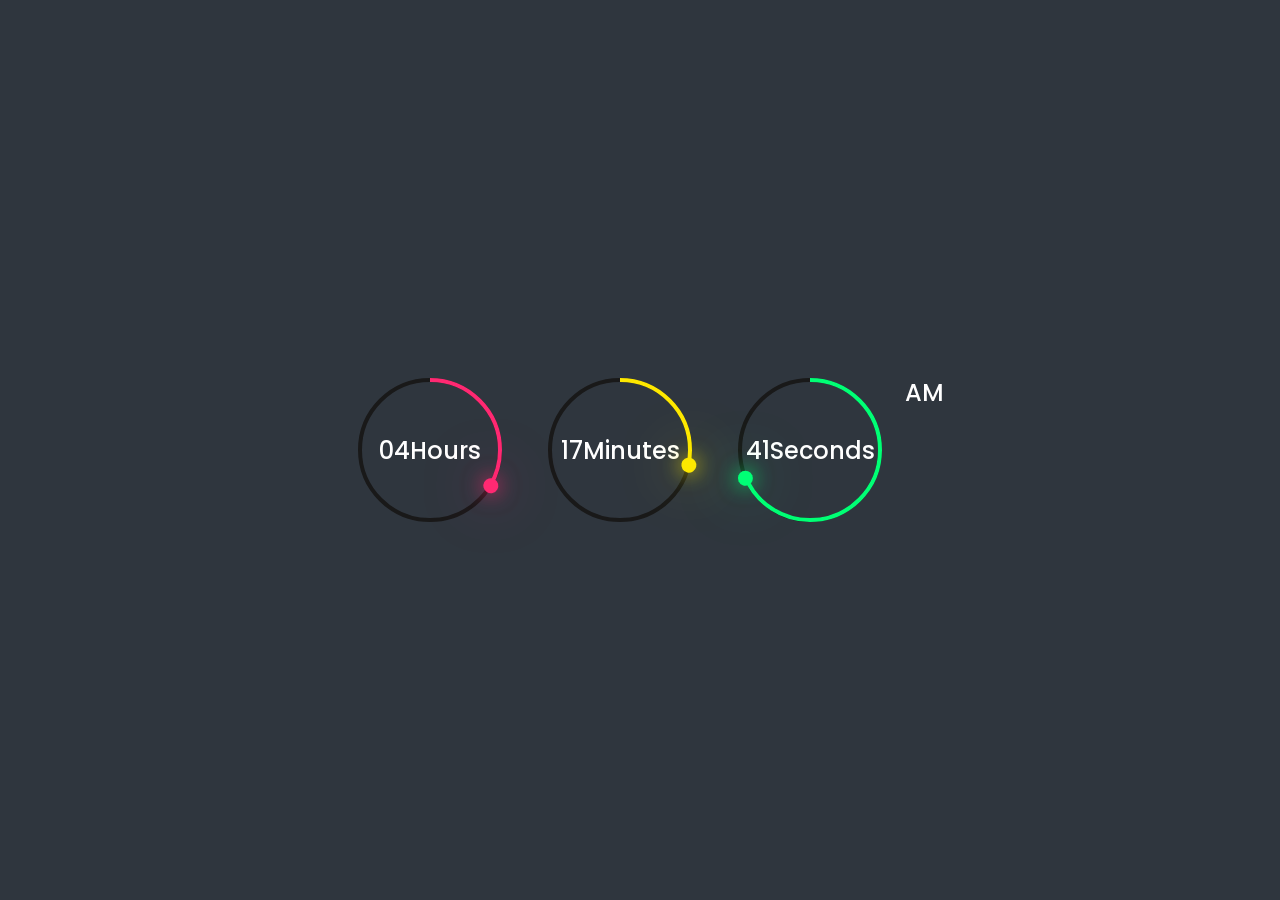
<file: DIGITAL_CLOCK/index.html>
<!DOCTYPE html>
<html>

<head>
    <meta charset="UTF-8">
    <meta name="viewport" content="width=device-width, initial-scale=1.0">
    <title>Digital Klokke</title>
    <link rel="stylesheet" href="style.css">
    <script src="script.js" defer></script>
</head>
<body>
    <div class="container">
        <div id="time">

            <!-- Timer -->
            <div class="circle" style="--color: #ff2972">
                <div class="dots h_dot"></div>
                <svg>
                    <circle cx="70" cy="70" r="70"></circle>
                    <circle cx="70" cy="70" r="70" id="hh"></circle>
                </svg>
                <div id="hours">00</div>
            </div>

            <!-- Minutter -->
            <div class="circle" style="--color: #fee800">
                <div class="dots m_dot"></div>
                <svg>
                    <circle cx="70" cy="70" r="70"></circle>
                    <circle cx="70" cy="70" r="70" id="mm"></circle>
                </svg>
                <div id="minutes">00</div>
            </div>

            <!-- Sekunder -->
            <div class="circle" style="--color: #00ff75">
                <div class="dots s_dot"></div>
                <svg>
                    <circle cx="70" cy="70" r="70"></circle>
                    <circle cx="70" cy="70" r="70" id="ss"></circle>
                </svg>
                <div id="seconds">00</div>
            </div>

            <!-- AM/PM -->
            <div class="ap">
                <div id="ampm">AM</div>
            </div>

        </div>
    </div>
</body>
</html>
</file>
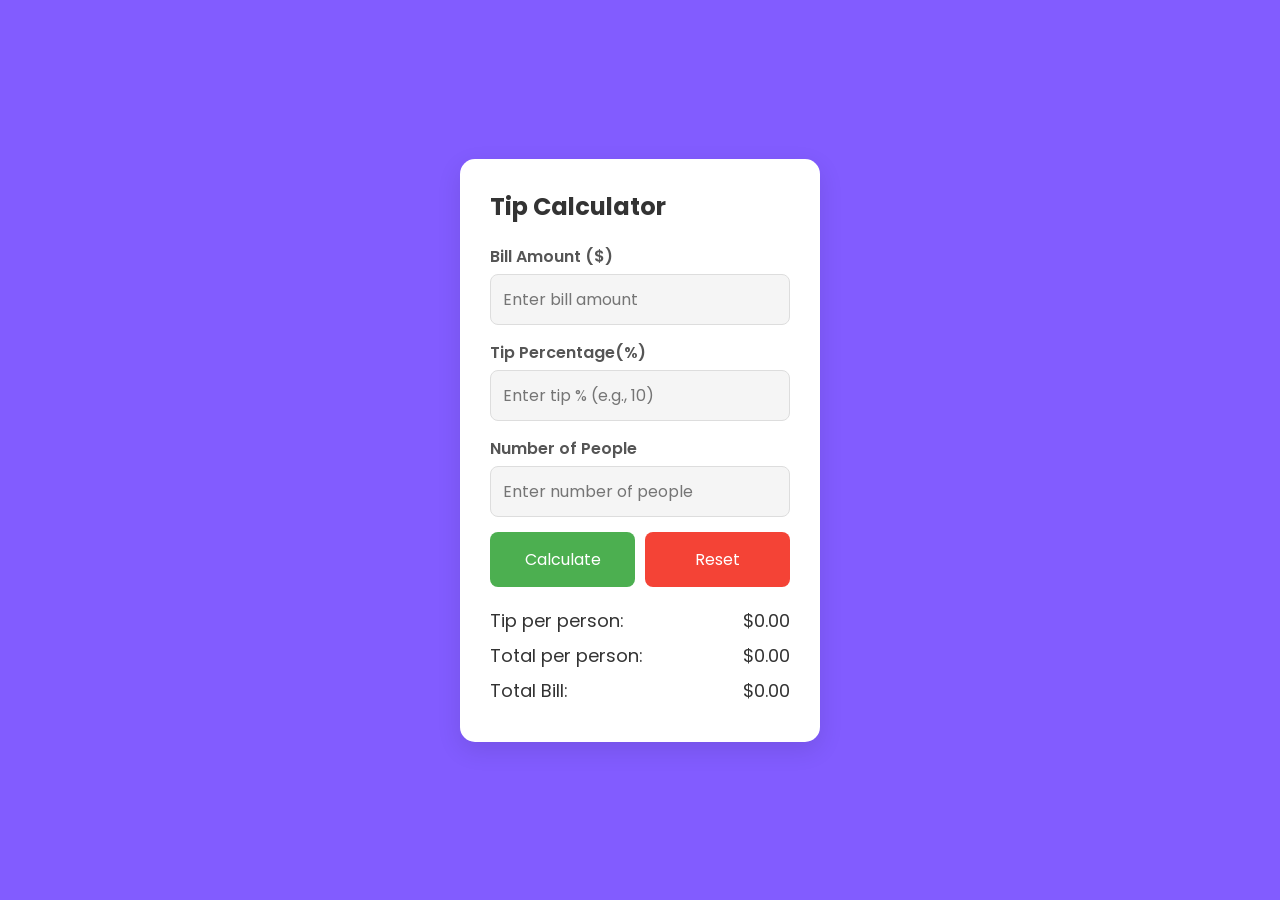
<file: Easy_Tip_Calculator/index.html>
<!DOCTYPE html>
<html>

<head>
    <meta charset="UTF-8">
    <meta name="viewport" content="width=device-width, initial-scale=1.0">
    <title>Modern Tip Calculator</title>
    <link href="https://fonts.googleapis.com/css2?family=Poppins:wght@300;400;600&display=swap" rel="stylesheet">
    <link rel="stylesheet" href="style.css">
</head>

<body>
    <div class="container">
        <div class="tip-card">
            <div class="card-header">
                <h1>Tip Calculator</h1>
            </div>

            <div class="input-group">
                <label for="billAmount">Bill Amount ($)</label>
                <input type="number" id="billAmount" placeholder="Enter bill amount">
            </div>

            <div class="input-group">
                <label for="tipPercent">Tip Percentage(%)</label>
                <input type="number" id="tipPercent" placeholder="Enter tip % (e.g., 10)">
            </div>

            <div class="input-group">
                <label for="people">Number of People</label>
                <input type="number" id="people" placeholder="Enter number of people">
            </div>

            <div class="button-group">
                <button class="btn calculate-btn" onclick="calculateTip()">Calculate</button>
                <button class="btn reset-btn" onclick="resetCalculator()">Reset</button>
            </div>

            <div class="results">
                <div class="result-item">
                    <span>Tip per person:</span>
                    <span id="tipAmount">$0.00</span>
                </div>
                <div class="result-item">
                    <span>Total per person:</span>
                    <span id="totalAmount">$0.00</span>
                </div>
                <div class="result-item">
                    <span>Total Bill:</span>
                    <span id="totalBill">$0.00</span>
                </div>
            </div>
        </div>
    </div>

    <script src="script.js"></script>
</body>

</html>
</file>
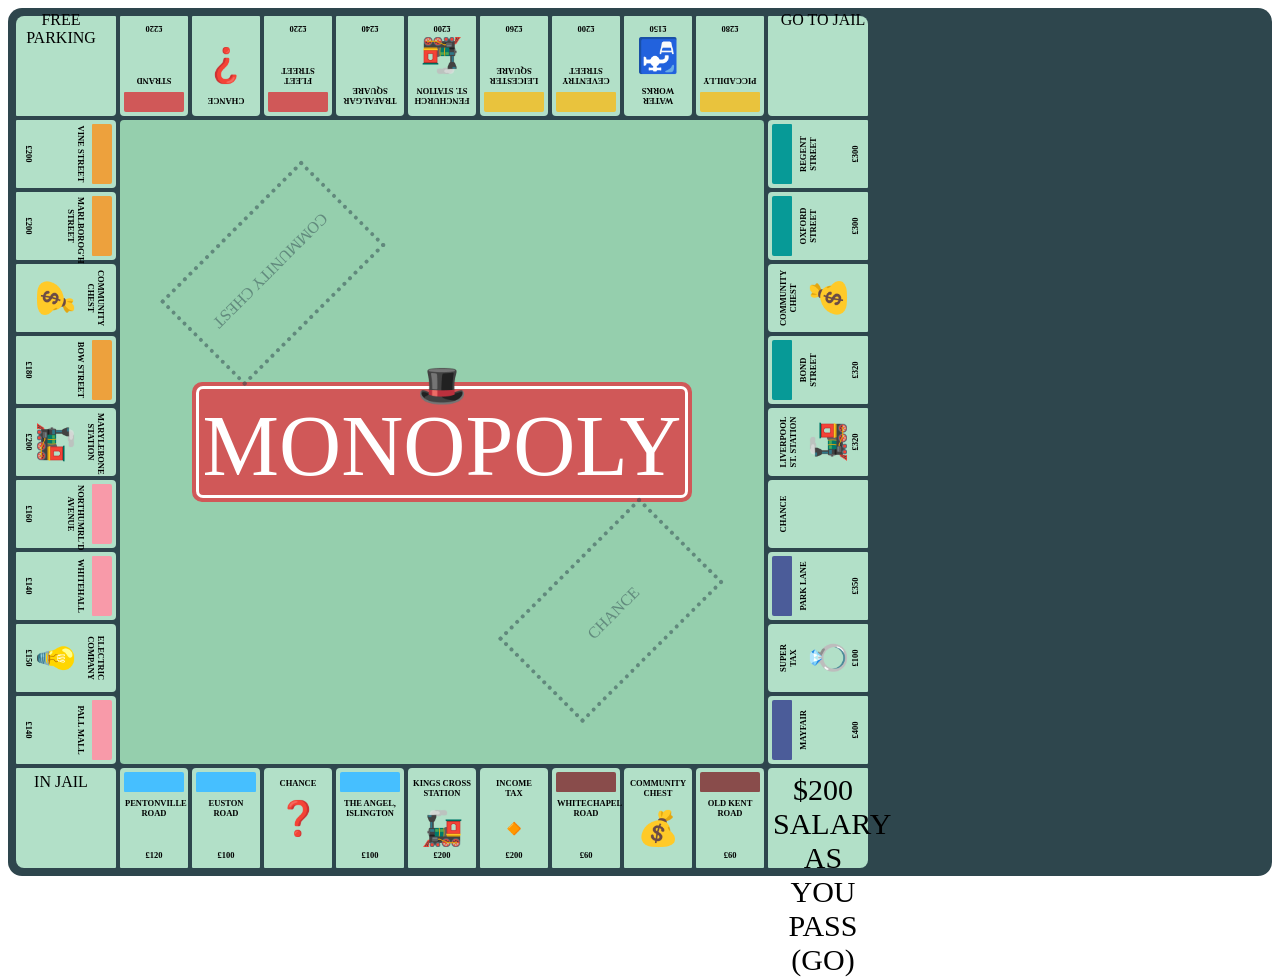
<file: Monopoly_Board_UI/index.html>
<!DOCTYPE html>
<html>

<head>
    <title>Monopoly Board</title>
    <meta charset="UTF-8">
    <meta name="viewport" content="width=device-width">
    <link href="https://fonts.googleapis.com/css?family=Hammersmith+One&display=swap" rel="stylesheet">
    <link rel="stylesheet" href="style.css">
</head>

<body>
    <div class="table stop">
        <div class="frame">
            <div class="corner tl" style="--order:1">
                <div>free parking</div>
            </div>
            <div class="corner tr" style="--order:11">
                <div>go to jail</div>
            </div>
            <div class="corner bl" style="--order:31">
                <div>in jail</div>
            </div>
            <div class="corner br" style="--order:41">
                <div>$200 salary as you pass (Go)</div>
            </div>
            <div class="center" style="--order:13">
                <div class="logo">monopoly</div>
                <div class="cards community">community chest</div>
                <div class="cards chance">chance</div>
            </div>
        </div>
    </div>
    <script src="https://cdnjs.cloudflare.com/ajax/libs/jquery/3.4.1/jquery.min.js"></script>
    <script src="script.js"></script>
</body>

</html>
</file>
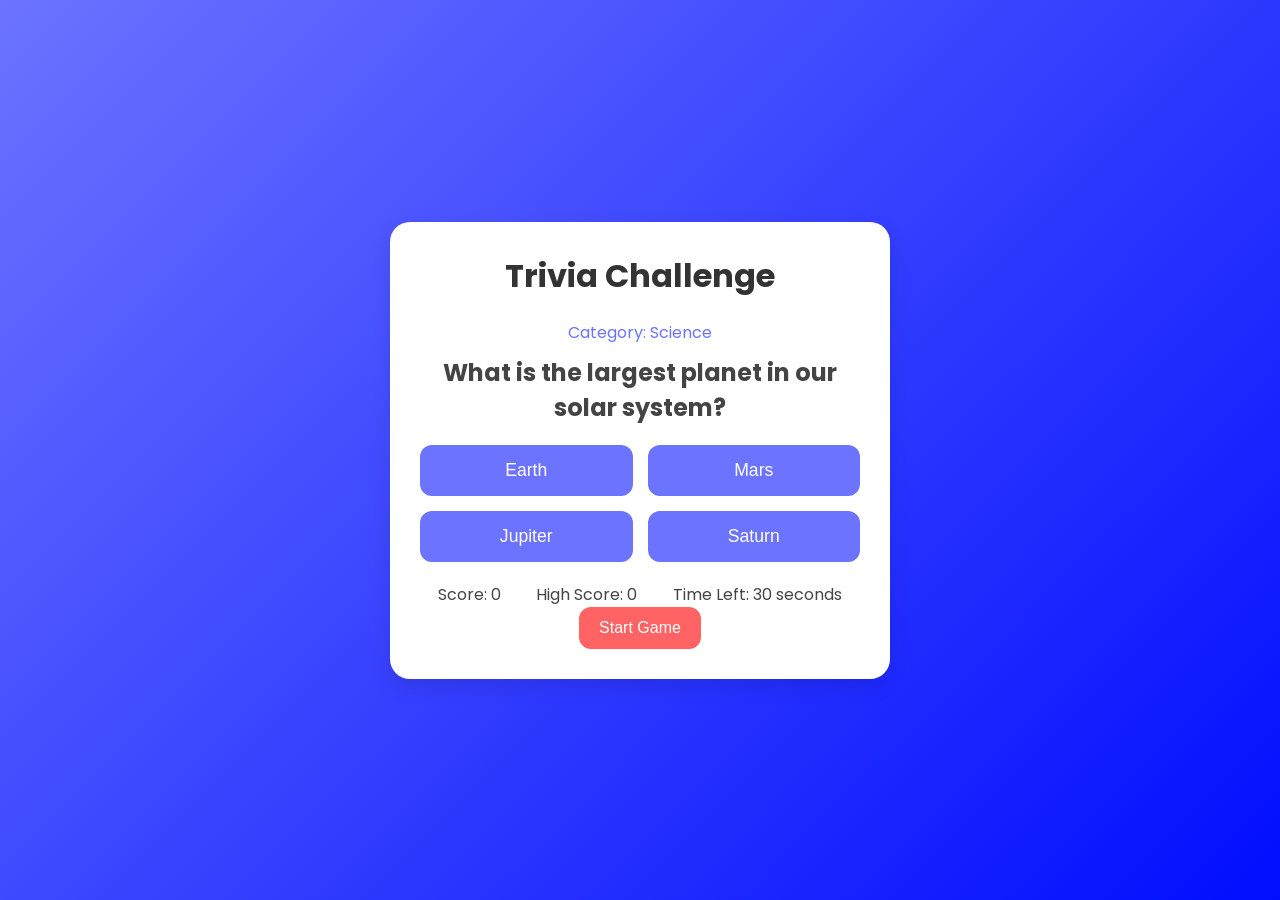
<file: SPORTS_TRIVIA/index.html>
<!DOCTYPE html>
<html>

<head>
    <meta charset="UTF-8">
    <meta name="viewport" content="width=device-width, initial-scale=1.0">
    <title>Sports Trivia Quiz</title>
    <link rel="stylesheet" href="https://fonts.googleapis.com/css2?family=Poppins:wght@400;500;600;700&display=swap">
    <link rel="stylesheet" href="style.css">
</head>

<body>
    <div class="game-container">
        <div class="game-card">
            <header>
                <h1>Trivia Challenge</h1>
            </header>

            <div class="game-content">
                <div class="progress-bar">
                    <div id="progress"></div>
                </div>

                <div class="question-container">
                    <p id="category" class="category-text">Category: Science</p>
                    <h2 id="question">What is the largest planet in our solar system?</h2>
                </div>

                <div class="answers-container">
                    <button class="answer" data-id="1">Earth</button>
                    <button class="answer" data-id="2">Mars</button>
                    <button class="answer" data-id="3">Jupiter</button>
                    <button class="answer" data-id="4">Saturn</button>
                </div>

                <div class="status-bar">
                    <p>Score: <span id="score">0</span></p>
                    <p>High Score: <span id="high-score">0</span></p>
                    <p>Time Left: <span id="time">30</span> seconds</p>
                </div>

                <button id="start" class="start-btn">Start Game</button>
            </div>
        </div>
    </div>

    <script src="script.js"></script>
</body>

</html>
</file>
<file: DIGITAL_CLOCK/style.css>
@import url('https://fonts.googleapis.com/css2?family=Poppins:wght@100;300;400;500;600;700;800;900&display=swap');

* {
  margin: 0;
  padding: 0;
  box-sizing: border-box;
  font-family: 'Poppins', sans-serif;
}

.container{
    width: 100%;
    min-height: 100vh;
    display: flex;
    justify-content: center;
    align-items: center;
    background: #2f363e;
}
/* -- Time -- */
#time{
    display: flex;
    gap: 40px;
    color: #fff;
}

#time .circle{
    position: relative;
    width: 150px;
    height: 150px;
    display: flex;
    justify-content: center;
    align-items: center;
}

#time .circle svg{
    position: relative;
    width: 150px;
    height: 150px;
    transform: rotate(270deg);
}

#time .circle svg circle {
    width: 100%;
    height: 100%;
    fill: transparent;
    stroke: #191919;
    stroke-width: 4px;
    transform: translate(5px,5px);
}

#time .circle svg circle:nth-child(2){
    stroke: var(--color);
    stroke-dasharray: 440;
}

#time div {
  position: absolute;
  text-align: center;
  font-size: 1.5rem;
  font-weight: 500;
}

#time div span {
  position: absolute;
  transform: translate(-50%, 0px);
  font-size: 0.5rem;
  font-weight: 300;
  letter-spacing: 0.1rem;
  text-transform: uppercase;
}

#time .ap {
  position: relative;
  font-size: 1rem;
  transform: translate(-20px);
}

/* -- Dots --*/
.dots {
  position: absolute;
  width: 100%;
  height: 100%;
  display: flex;
  justify-content: center;
  z-index: 10;
}

.dots::before {
  content: '';
  position: absolute;
  top: -3px;
  width: 15px;
  height: 15px;
  background: var(--color);
  border-radius: 50%;
  box-shadow: 0 0 20px var(--color), 0 0 60px var(--color  );
}
</file>
<file: Easy_Tip_Calculator/style.css>
*{
    margin: 0;
    padding: 0;
    box-sizing: border-box;
    font-family: 'Poppins', sans-serif;
}

body{
    background: #825CFF;
    display: flex;
    align-items: center;
    justify-content: center;
    height: 100vh;
}

.container{
    width: 100%;
    max-width: 400px;
    padding: 20px;
}

.tip-card{
    background-color: #fff;
    border-radius: 15px;
    box-shadow: 0 8px 24px rgba(0,0,0,0.1);
    padding: 30px;
    animation: slideIn 0.5s ease-out;
}

.card-header{
    display: flex;
    align-items: center;
    justify-content: space-between;
    margin-bottom: 20px;
}

.card-header h1{
    font-size: 24px;
    color: #333;
}

.input-group{
    margin-bottom: 15px;
    text-align: left;
}

.input-group label{
    font-weight: 600;
    margin-bottom: 5px;
    display: block;
    color: #555;
}

.input-group input{
    width: 100%;
    padding: 12px;
    border-radius: 8px;
    border: 1px solid #ddd;
    font-size: 16px;
    background-color: #f5f5f5;
}

.button-group{
    display: flex;
    gap: 10px;
    margin-top: 15px;
}

.btn{
    flex: 1;
    padding: 15px;
    border: none;
    border-radius: 8px;
    font-size: 16px;
    cursor: pointer;
    transition: background-color 0.3s;
}

.calculate-btn{
    background-color: #4caf50;
    color: white;
}

.calculate-btn:hover{
    background-color: #43a047;
}

.reset-btn{
    background-color: #f44336;
    color: white;
}

.reset-btn:hover{
    background-color: #e53935;
}

.results{
    margin-top: 20px;
}

.result-item{
    display: flex;
    justify-content: space-between;
    margin-bottom: 8px;
    font-size: 18px;
}

.result-item span{
    color: #333;
}

@keyframes slideIn {
  from {
    transform: translateY(-30px);
    opacity: 0;
  }
  to {
    transform: translateY(0);
    opacity: 1;
  }
}
</file>
<file: Monopoly_Board_UI/style.css>
@charset "UTF-8";

* {
    box-sizing: border-box;
    outline: 0px;
}

main {
    display: block;
    position: absolute;
    width: calc(100% - 40px);
    height: calc(100% - 40px);
    top: 20px;
    left: 20px;
    bottom: 40px;
    right: 40px;
    font-family: Hammersmith One;
    color: #2e464d;
    border-radius: 20px;
    background: #c0e3e2;
    perspective: 1000px;
}

main:before {
    content: "click me!";
    display: block;
    position: absolute;
    width: 100px;
    bottom: 60px;
    left: 0px;
    text-align: center;
    text-transform: uppercase;
    color: rgba(46, 70, 77, 0.2);
}

main .table {
    display: block;
    position: absolute;
    top: 50%;
    left: 50%;
    transform: translate(-50%, -50%) scale(0.8);
    width: 868px;
    height: 868px;
    border-radius: 14px;
    transition: 2s;
    cursor: pointer;
}

main .table.hide {
    opacity: 0;
}

main .table.start {
    display: block;
    position: absolute;
    top: 50%;
    left: 50%;
    transform: translate(-50%, -60%) scale(0.6) rotateX(60deg) rotateZ(55deg);
    width: 868px;
    height: 868px;
    box-shadow: 4px 2px 10px 0px rgba(46, 70, 77, 0.2);
}

main .table.rotation {
    animation-duration: 20s;
    animation-name: rotate;
    animation-iteration-count: infinite;
    animation-timing-function: linear;
}

@keyframes rotate {
  from {
    transform: translate(-50%, -60%) scale(0.6) rotateX(60deg) rotateZ(55deg);
    box-shadow: 4px 2px 10px 0px rgba(46, 70, 77, 0.2);
  }
  to {
    transform: translate(-50%, -60%) scale(0.6) rotateX(60deg) rotateZ(415deg);
    box-shadow: -4px 2px 10px 0px rgba(46, 70, 77, 0.2);
  }
}
.frame {
  display: grid;
  grid: 100px repeat(9, 68px) 100px/100px repeat(9, 68px) 100px;
  position: relative;
  width: 100%;
  height: 100%;
  padding: 8px;
  grid-gap: 4px;
  border-radius: 14px;
  background: #2e464d;
}

.frame > div {
  display: block;
  position: relative;
  grid-column: span 1;
  order: var(--order);
  background: #b2e0c8;
}
.frame > div .inside {
  position: absolute;
  top: 0px;
  left: 0px;
  width: 68px;
  height: 100px;
  padding: 4px;
  text-align: center;
}
.frame > div .inside h2, .frame > div .inside strong {
  width: 58px;
  margin: 6px auto 12px auto;
  text-align: center;
  font-size: 8.5px;
  line-height: 10px;
  text-transform: uppercase;
  font-weight: bold;
}
.frame > div .inside strong {
  position: absolute;
  left: 0px;
  bottom: 8px;
  width: 100%;
  margin: 0px;
}

.frame > div .inside span {
  display: block;
  width: 100%;
  font-size: 34px;
  line-height: 38px;
}
.frame > div .inside:before {
  content: "";
  display: block;
  width: 100%;
  height: 20px;
  border-radius: 2px 2px 1px 1px;
}
.frame > div.brown .inside:before {
  background: #894c4b;
}
.frame > div.sky .inside:before {
  background: #46bfff;
}
.frame > div.pink .inside:before {
  background: #f89aa9;
}
.frame > div.orange .inside:before {
  background: #eda13d;
}
.frame > div.red .inside:before {
  background: #d05858;
}
.frame > div.green .inside:before {
  background: #079a97;
}
.frame > div.yellow .inside:before {
  background: #e9c33d;
}
.frame > div.blue .inside:before {
  background: #4b5c99;
}
.frame > div.none .inside:before {
  display: none;
}
.frame > div.center {
  grid-row: span 9;
  grid-column: span 9;
}
.frame > div.top {
  border-radius: 1px 1px 4px 4px;
}
.frame > div.top .inside {
  transform: rotate(180deg);
  transform-origin: 34px 50px;
}
.frame > div.left {
  border-radius: 1px 4px 4px 1px;
}
.frame > div.left .inside {
  transform: rotate(90deg);
  transform-origin: 50px 50px;
}
.frame > div.right {
  border-radius: 4px 1px 1px 4px;
}
.frame > div.right .inside {
  transform: rotate(-90deg);
  transform-origin: 34px 34px;
}
.frame > div.bottom {
  border-radius: 4px 4px 1px 1px;
}
.frame > div.center {
  position: relative;
  border-radius: 4px;
  background: #95cfad;
}
.frame > div.center .logo {
  display: block;
  position: absolute;
  top: calc(50% - 60px);
  left: calc(50% - 250px);
  width: 500px;
  height: 120px;
  text-align: center;
  line-height: 120px;
  font-size: 86px;
  text-transform: uppercase;
  color: #fff;
  animation: spin-45 1ms;
  animation-play-state: paused;
  transform-origin: 50% 50%;
  border: 4px solid #d05858;
  border-radius: 10px;
  background: #d05858;
}
.frame > div.center .logo:before {
  content: "";
  display: block;
  position: absolute;
  top: 0px;
  left: 0px;
  width: calc(100% - 6px);
  height: calc(100% - 6px);
  border: 3px solid #fff;
  border-radius: 7px;
}
.frame > div.center .logo:after {
  content: "🎩";
  display: block;
  position: absolute;
  top: -40px;
  left: calc(50% - 40px);
  width: 80px;
  height: 80px;
  transform-origin: 50% 50%;
  font-size: 40px;
  line-height: 80px;
}
.frame > div.center .cards {
  display: block;
  position: absolute;
  width: 200px;
  height: 120px;
  text-align: center;
  line-height: 120px;
  text-transform: uppercase;
  color: rgba(46, 70, 77, 0.5);
  border: 4px dotted rgba(46, 70, 77, 0.5);
}
.frame > div.center .cards.community {
  top: 125px;
  left: 266px;
  transform: rotate(135deg);
  transform-origin: 0px 0px;
}
.frame > div.center .cards.chance {
  bottom: 182px;
  right: 40px;
  transform: rotate(-45deg);
  transform-origin: 100% 100%;
}
.frame > div.corner div {
  position: relative;
  width: 100%;
  height: 100%;
  transform-origin: 50% 50%;
  text-align: center;
  text-transform: uppercase;
}
.frame > div.corner div span {
  display: block;
  font-size: 30px;
}
.frame > div.corner.tl {
  border-radius: 8px 1px 4px 1px;
}
.frame > div.corner.tl div {
  top: -5px;
  right: 5px;
  animation: spin135 1ms;
  animation-play-state: paused;
}
.frame > div.corner.tr {
  border-radius: 1px 8px 1px 4px;
}
.frame > div.corner.tr div {
  top: -5px;
  left: 5px;
  animation: spin-135 1ms;
  animation-play-state: paused;
}
.frame > div.corner.bl {
  border-radius: 1px 4px 1px 8px;
}
.frame > div.corner.bl div {
  top: 5px;
  right: 5px;
  animation: spin45 1ms;
  animation-play-state: paused;
}
.frame > div.corner.br {
  border-radius: 4px 1px 8px 1px;
}
.frame > div.corner.br div {
  top: 5px;
  left: 5px;
  font-size: 30px;
  animation: spin-45 1ms;
  animation-play-state: paused;
}
.frame > div.corner.br div em {
  display: block;
  font-size: 7px;
  width: 70%;
  margin: 0px auto;
  font-style: normal;
}

@keyframes spin45 {
  0% {
    transform: rotate(45deg);
  }
}
@keyframes spin-45 {
  0% {
    transform: rotate(-45deg);
  }
}
@keyframes spin135 {
  0% {
    transform: rotate(135deg);
  }
}
@keyframes spin-135 {
  0% {
    transform: rotate(-135deg);
  }
}
</file>
<file: SPORTS_TRIVIA/style.css>
*{
    margin: 0;
    padding: 0;
    box-sizing: border-box;
}

body{
    font-family: 'Poppins', sans-serif;
    height: 100vh;
    background: linear-gradient(135deg, #6b73ff, #000dff);
    display: flex;
    justify-content: center;
    align-items: center;
}

.game-container{
    display: flex;
    justify-content: center;
    align-items: center;
    width: 100%;
}

.game-card{
    background-color: #fff;
    border-radius: 20px;
    padding: 30px;
    max-width: 500px;
    width: 100%;
    box-shadow: 0 8px 20px rgba(0,0,0,0.1);
    text-align: center;
    transition: transform 0.3s;
}

header h1{
    font-size: 2rem;
    color: #333;
    margin-bottom: 20px;
}

.question-container h2 {
	color: #444;
	margin-bottom: 20px;
}

.category-text {
	color: #6b73ff;
	font-size: 1rem;
	margin-bottom: 10px;
}

.answers-container {
	display: grid;
	grid-template-columns: 1fr 1fr;
	gap: 15px;
	margin-bottom: 20px;
}

button.answer {
	background-color: #6b73ff;
	color: #fff;
	border: none;
	padding: 15px;
	border-radius: 12px;
	font-size: 1.1rem;
	cursor: pointer;
	transition: background-color 0.3s ease, transform 0.3s;
}

button.answer:hover {
	background-color: #4e57d9;
	transform: scale(1.05);
}

button.correct {
	background-color: #4caf50;
}

button.incorrect {
	background-color: #f44336;
}
.start-btn {
	background-color: #ff6363;
	color: #fff;
	border: none;
	padding: 12px 20px;
	border-radius: 12px;
	cursor: pointer;
	font-size: 1rem;
	transition: background-color 0.3s;
}

.start-btn:hover {
	background-color: #ff4545;
}

.status-bar {
	margin-top: 20px;
	display: flex;
	justify-content: space-around;
	align-items: center;
	color: #444;
}
</file>
